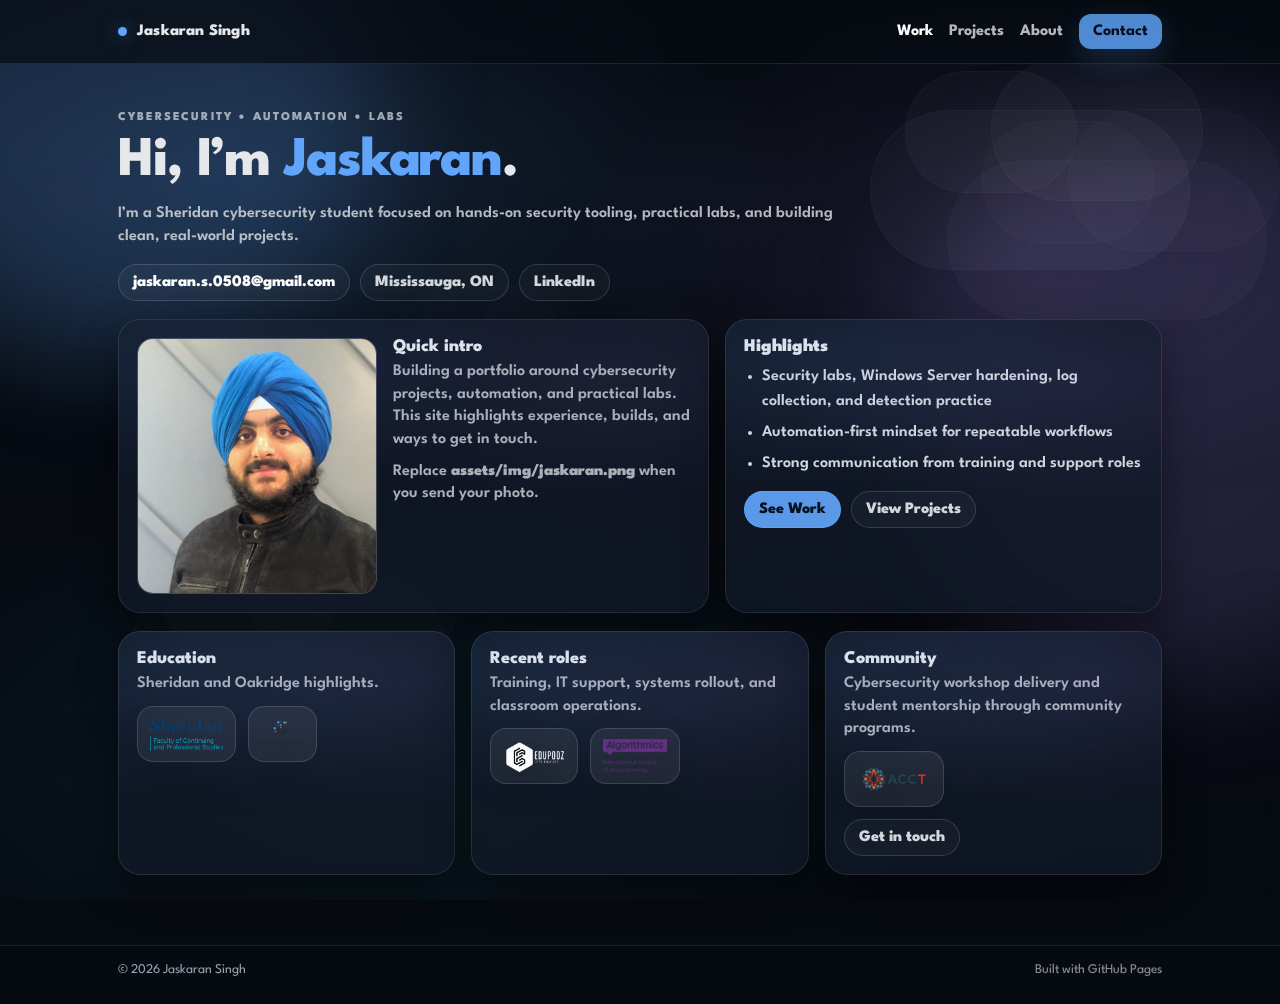
<file: docs/index.html>
<!doctype html>
<html lang="en">
<head>
  <meta charset="utf-8" />
  <meta name="viewport" content="width=device-width,initial-scale=1" />
  <title>Jaskaran Singh — Portfolio</title>

  <link rel="preconnect" href="https://fonts.googleapis.com">
  <link rel="preconnect" href="https://fonts.gstatic.com" crossorigin>
  <link href="https://fonts.googleapis.com/css2?family=League+Spartan:wght@400;600;700;800&display=swap" rel="stylesheet">

  <link rel="stylesheet" href="assets/css/styles.css" />
</head>
<body class="page-index">
  <div class="bg" aria-hidden="true">
    <div class="g1"></div>
    <div class="g2"></div>
    <div class="cloud c1" data-cloud></div>
    <div class="cloud c2" data-cloud></div>
    <div class="cloud c3" data-cloud></div>
    <div class="cloud c4" data-cloud></div>
    <div class="cloud c5" data-cloud></div>
  </div>

  <header class="top">
    <div class="wrap topbar">
      <div class="brand">
        <span class="dot"></span>
        <span>Jaskaran Singh</span>
      </div>
      <nav class="nav">
        <a class="active" href="work.html">Work</a>
        <a href="projects.html">Projects</a>
        <a href="about.html">About</a>
        <a class="cta" href="contact.html">Contact</a>
      </nav>
    </div>
  </header>

  <main>
    <section class="hero">
      <div class="wrap">
        <div class="kicker">CYBERSECURITY • AUTOMATION • LABS</div>
        <h1 class="h1">Hi, I’m <span class="accent">Jaskaran</span>.</h1>
        <p class="sub">
          I’m a Sheridan cybersecurity student focused on hands-on security tooling, practical labs, and building clean, real-world projects.
        </p>

        <div style="margin-top:16px; display:flex; gap:10px; flex-wrap:wrap;">
          <a class="pill" href="mailto:jaskaran.s.0508@gmail.com">jaskaran.s.0508@gmail.com</a>
          <span class="pill ghost">Mississauga, ON</span>
          <a class="pill ghost" href="https://www.linkedin.com/in/jaskaransingh-cyber/" target="_blank" rel="noreferrer">LinkedIn</a>
        </div>

        <div class="grid two" style="margin-top:18px;">
          <div class="card glow pad module">
            <div class="avatar">
              <img src="assets/img/jaskaran_singh.jpg" alt="Jaskaran Singh">
            </div>
            <div>
              <div class="m-title">Quick intro</div>
              <div class="m-sub">
                Building a portfolio around cybersecurity projects, automation, and practical labs. This site highlights experience, builds, and ways to get in touch.
              </div>
              <div class="m-sub" style="margin-top:10px;">
                Replace <b>assets/img/jaskaran.png</b> when you send your photo.
              </div>
            </div>
          </div>

          <div class="card glow pad">
            <div class="section-title">Highlights</div>
            <ul class="list">
              <li>Security labs, Windows Server hardening, log collection, and detection practice</li>
              <li>Automation-first mindset for repeatable workflows</li>
              <li>Strong communication from training and support roles</li>
            </ul>

            <div style="margin-top:14px; display:flex; gap:10px; flex-wrap:wrap;">
              <a class="pill primary" href="work.html">See Work</a>
              <a class="pill ghost" href="projects.html">View Projects</a>
            </div>
          </div>
        </div>

        <div class="index-modules">
          <div class="grid three">
            <div class="card glow module">
              <div>
                <div class="m-title">Education</div>
                <div class="m-sub">Sheridan and Oakridge highlights.</div>
                <div class="logo-row">
                  <span class="logo-badge">
                    <img src="assets/img/FCAPS-Stacked-COLOUR-72.fw_.png" alt="Sheridan logo">
                  </span>
                  <span class="logo-badge">
                    <img src="assets/img/Oakridge_International_School_Logo.png" alt="Oakridge logo">
                  </span>
                </div>
              </div>
            </div>

            <div class="card glow module">
              <div>
                <div class="m-title">Recent roles</div>
                <div class="m-sub">Training, IT support, systems rollout, and classroom operations.</div>
                <div class="logo-row">
                  <span class="logo-badge">
                    <img src="assets/img/Edupodz.png" alt="Edupodz logo">
                  </span>
                  <span class="logo-badge">
                    <img src="assets/img/0x0.png" alt="Algorithmics logo">
                  </span>
                </div>
              </div>
            </div>

            <div class="card glow module">
              <div>
                <div class="m-title">Community</div>
                <div class="m-sub">Cybersecurity workshop delivery and student mentorship through community programs.</div>
                <div class="logo-row">
                  <span class="logo-badge">
                    <img src="assets/img/ACCT_Logo_Full_Colour-1.png" alt="ACCT logo">
                  </span>
                </div>
                <div style="margin-top:12px;">
                  <a class="pill ghost" href="contact.html">Get in touch</a>
                </div>
              </div>
            </div>
          </div>
        </div>

      </div>
    </section>
  </main>

  <footer class="footer">
    <div class="wrap foot">
      <small>© <span id="year"></span> Jaskaran Singh</small>
      <small class="muted">Built with GitHub Pages</small>
    </div>
  </footer>

  <script src="assets/js/script.js"></script>
</body>
</html>
</file>
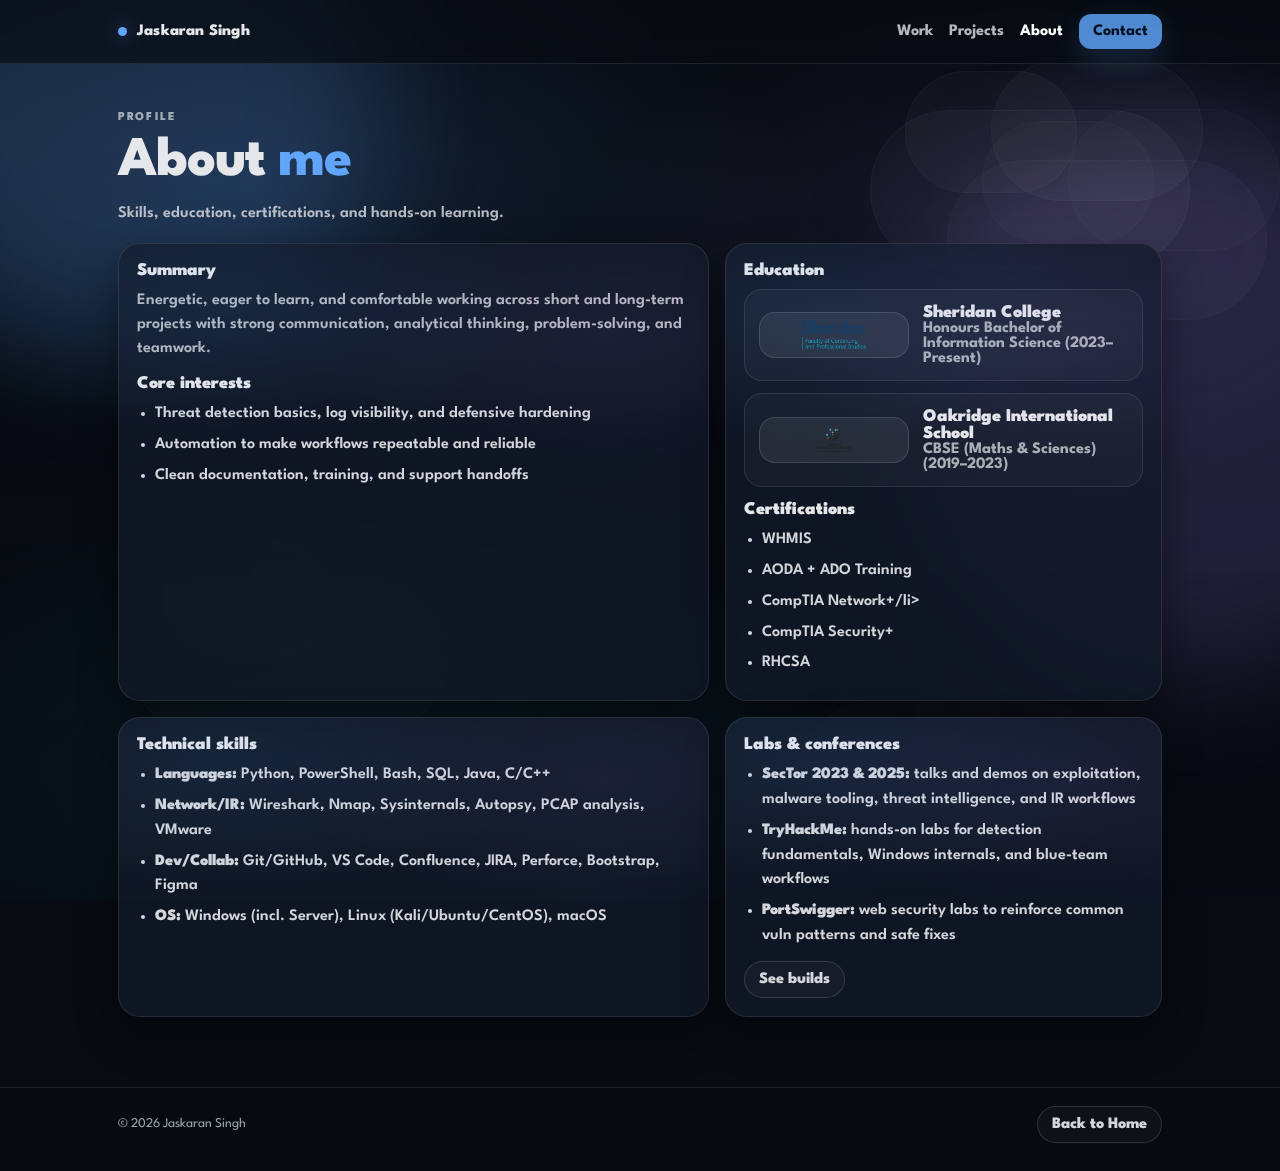
<file: docs/about.html>
<!doctype html>
<html lang="en">
<head>
  <meta charset="utf-8" />
  <meta name="viewport" content="width=device-width,initial-scale=1" />
  <title>About • Jaskaran Singh</title>

  <link rel="preconnect" href="https://fonts.googleapis.com">
  <link rel="preconnect" href="https://fonts.gstatic.com" crossorigin>
  <link href="https://fonts.googleapis.com/css2?family=League+Spartan:wght@400;600;700;800&display=swap" rel="stylesheet">

  <link rel="stylesheet" href="assets/css/styles.css" />
</head>
<body class="page-about">
  <div class="bg" aria-hidden="true">
    <div class="g1"></div>
    <div class="g2"></div>
    <div class="cloud c1" data-cloud></div>
    <div class="cloud c2" data-cloud></div>
    <div class="cloud c3" data-cloud></div>
    <div class="cloud c4" data-cloud></div>
    <div class="cloud c5" data-cloud></div>
  </div>

  <header class="top">
    <div class="wrap topbar">
      <div class="brand">
        <span class="dot"></span>
        <span>Jaskaran Singh</span>
      </div>
      <nav class="nav">
        <a href="work.html">Work</a>
        <a href="projects.html">Projects</a>
        <a class="active" href="about.html">About</a>
        <a class="cta" href="contact.html">Contact</a>
      </nav>
    </div>
  </header>

  <main>
    <section class="hero">
      <div class="wrap">
        <div class="kicker">PROFILE</div>
        <h1 class="h1">About <span class="accent">me</span></h1>
        <p class="sub">Skills, education, certifications, and hands-on learning.</p>

        <div class="about">
          <div class="grid two">
            <div class="card glow pad">
              <div class="section-title">Summary</div>
              <p style="color:rgba(229,231,235,.78); font-weight:600; line-height:1.5;">
                Energetic, eager to learn, and comfortable working across short and long-term projects with strong communication,
                analytical thinking, problem-solving, and teamwork.
              </p>

              <div style="margin-top:14px;" class="section-title">Core interests</div>
              <ul class="list">
                <li>Threat detection basics, log visibility, and defensive hardening</li>
                <li>Automation to make workflows repeatable and reliable</li>
                <li>Clean documentation, training, and support handoffs</li>
              </ul>
            </div>

            <div class="card glow pad">
              <div class="section-title">Education</div>

              <div class="edu-item" style="margin-top:10px;">
                <div class="edu-logo">
                  <img src="assets/img/FCAPS-Stacked-COLOUR-72.fw_.png" alt="Sheridan logo">
                </div>
                <div class="edu-text">
                  <div class="school">Sheridan College</div>
                  <div class="program">Honours Bachelor of Information Science (2023–Present)</div>
                </div>
              </div>

              <div class="edu-item" style="margin-top:12px;">
                <div class="edu-logo">
                  <img src="assets/img/Oakridge_International_School_Logo.png" alt="Oakridge logo">
                </div>
                <div class="edu-text">
                  <div class="school">Oakridge International School</div>
                  <div class="program">CBSE (Maths &amp; Sciences) (2019–2023)</div>
                </div>
              </div>

              <div style="margin-top:14px;" class="section-title">Certifications</div>
              <ul class="list">
                <li>WHMIS</li>
                <li>AODA + ADO Training</li>
                <li>CompTIA Network+/li>
                <li>CompTIA Security+</li>
                <li>RHCSA</li>
              </ul>
            </div>
          </div>

          <div class="grid two" style="margin-top:16px;">
            <div class="card glow pad">
              <div class="section-title">Technical skills</div>
              <ul class="list">
                <li><b>Languages:</b> Python, PowerShell, Bash, SQL, Java, C/C++</li>
                <li><b>Network/IR:</b> Wireshark, Nmap, Sysinternals, Autopsy, PCAP analysis, VMware</li>
                <li><b>Dev/Collab:</b> Git/GitHub, VS Code, Confluence, JIRA, Perforce, Bootstrap, Figma</li>
                <li><b>OS:</b> Windows (incl. Server), Linux (Kali/Ubuntu/CentOS), macOS</li>
              </ul>
            </div>

            <div class="card glow pad">
              <div class="section-title">Labs &amp; conferences</div>
              <ul class="list">
                <li><b>SecTor 2023 &amp; 2025:</b> talks and demos on exploitation, malware tooling, threat intelligence, and IR workflows</li>
                <li><b>TryHackMe:</b> hands-on labs for detection fundamentals, Windows internals, and blue-team workflows</li>
                <li><b>PortSwigger:</b> web security labs to reinforce common vuln patterns and safe fixes</li>
              </ul>
              <div style="margin-top:12px;">
                <a class="pill ghost" href="projects.html">See builds</a>
              </div>
            </div>
          </div>

        </div>
      </div>
    </section>
  </main>

  <footer class="footer">
    <div class="wrap foot">
      <small>© <span id="year"></span> Jaskaran Singh</small>
      <a class="pill ghost" href="index.html">Back to Home</a>
    </div>
  </footer>

  <script src="assets/js/script.js"></script>
</body>
</html>
</file>
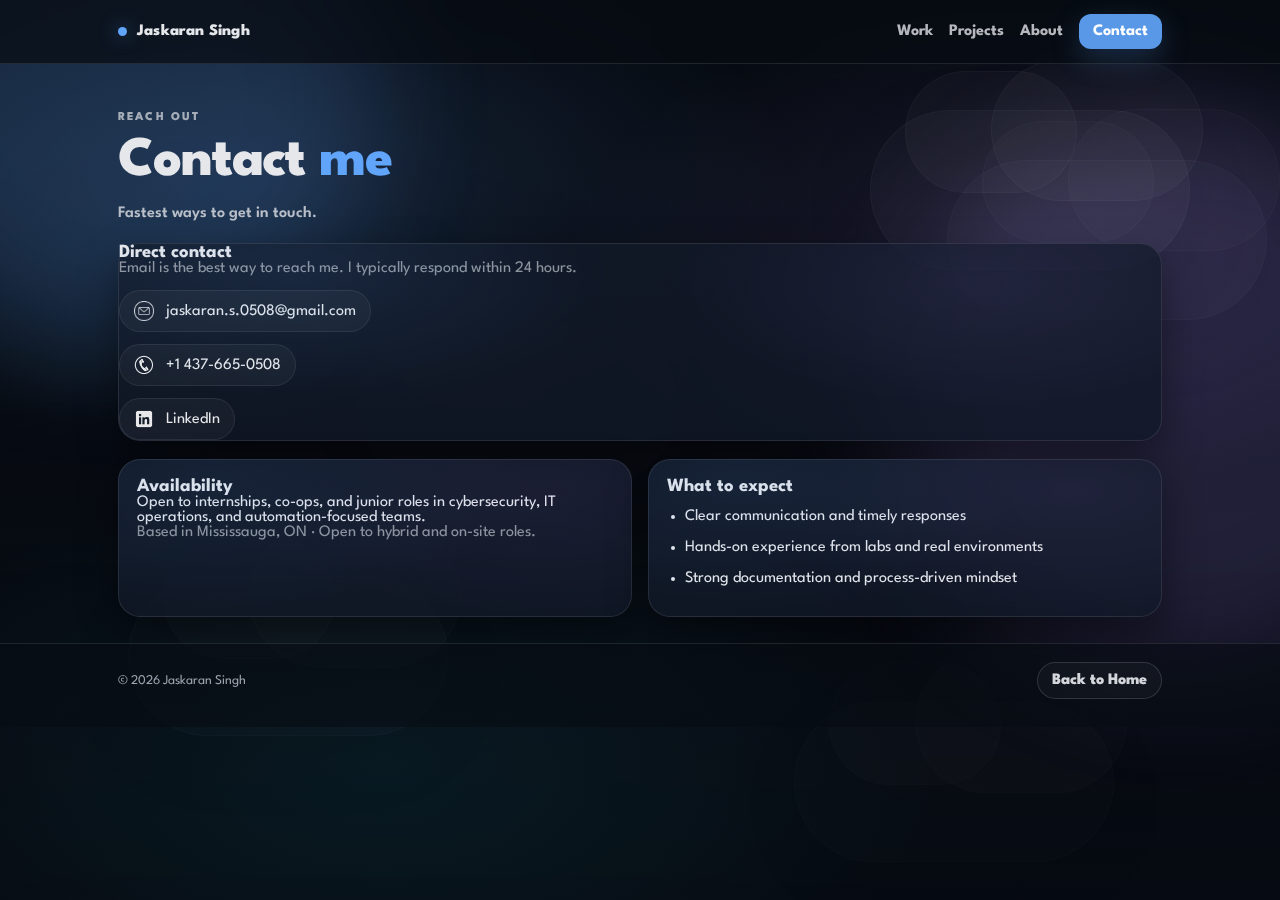
<file: docs/contact.html>
<!doctype html>
<html lang="en">
<head>
  <meta charset="utf-8" />
  <meta name="viewport" content="width=device-width,initial-scale=1" />
  <title>Contact • Jaskaran Singh</title>

  <link rel="preconnect" href="https://fonts.googleapis.com">
  <link rel="preconnect" href="https://fonts.gstatic.com" crossorigin>
  <link href="https://fonts.googleapis.com/css2?family=League+Spartan:wght@400;600;700;800&display=swap" rel="stylesheet">

  <link rel="stylesheet" href="assets/css/styles.css" />
</head>

<body class="page-contact">
  <div class="bg" aria-hidden="true">
    <div class="g1"></div>
    <div class="g2"></div>
    <div class="cloud c1" data-cloud></div>
    <div class="cloud c2" data-cloud></div>
    <div class="cloud c3" data-cloud></div>
    <div class="cloud c4" data-cloud></div>
    <div class="cloud c5" data-cloud></div>
  </div>

  <header class="top">
    <div class="wrap topbar">
      <div class="brand">
        <span class="dot"></span>
        <span>Jaskaran Singh</span>
      </div>
      <nav class="nav">
        <a href="work.html">Work</a>
        <a href="projects.html">Projects</a>
        <a href="about.html">About</a>
        <a class="active cta" href="contact.html">Contact</a>
      </nav>
    </div>
  </header>

  <main>
    <section class="hero">
      <div class="wrap">
        <div class="kicker">REACH OUT</div>
        <h1 class="h1">Contact <span class="accent">me</span></h1>
        <p class="sub">Fastest ways to get in touch.</p>

        <!-- Direct Contact (tile) -->
        <div class="card glow contact-card">
          <h3>Direct contact</h3>
          <p class="muted">Email is the best way to reach me. I typically respond within 24 hours.</p>

          <div class="contact-list">
            <a class="contact-item" href="mailto:jaskaran.s.0508@gmail.com">
              <img src="assets/img/mail.png" alt="Email icon">
              <span>jaskaran.s.0508@gmail.com</span>
            </a>

            <a class="contact-item" href="tel:+14376650508">
              <img src="assets/img/phone.png" alt="Phone icon">
              <span>+1 437-665-0508</span>
            </a>

            <a class="contact-item" href="https://www.linkedin.com/in/jaskaransingh-cyber/" target="_blank" rel="noopener">
              <img src="assets/img/linkedin.png" alt="LinkedIn icon">
              <span>LinkedIn</span>
            </a>
          </div>
        </div>

        <!-- Tiles row (like other pages) -->
        <div class="contact-grid">
          <div class="card glow contact-tile">
            <h3>Availability</h3>
            <p>
              Open to internships, co-ops, and junior roles in cybersecurity,
              IT operations, and automation-focused teams.
            </p>
            <p class="muted">Based in Mississauga, ON · Open to hybrid and on-site roles.</p>
          </div>

          <div class="card glow contact-tile">
            <h3>What to expect</h3>
            <ul class="expect-list">
              <li>Clear communication and timely responses</li>
              <li>Hands-on experience from labs and real environments</li>
              <li>Strong documentation and process-driven mindset</li>
            </ul>
          </div>
        </div>

      </div>
    </section>
  </main>

  <footer class="footer">
    <div class="wrap foot">
      <small>© <span id="year"></span> Jaskaran Singh</small>
      <a class="pill ghost" href="index.html">Back to Home</a>
    </div>
  </footer>

  <script src="assets/js/script.js"></script>
</body>
</html>
</file>
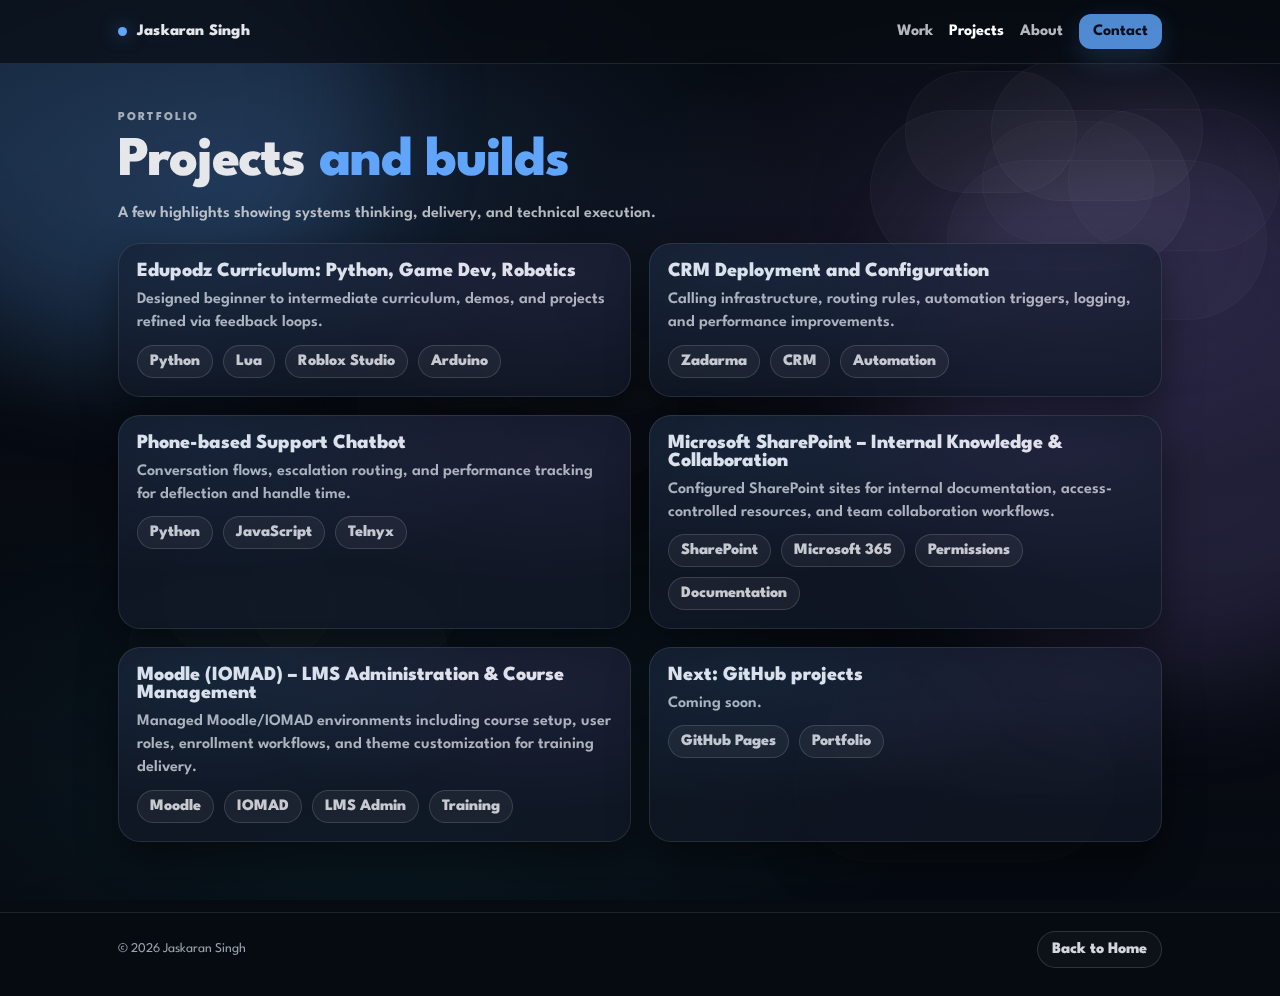
<file: docs/projects.html>
<!doctype html>
<html lang="en">
<head>
  <meta charset="utf-8" />
  <meta name="viewport" content="width=device-width,initial-scale=1" />
  <title>Projects • Jaskaran Singh</title>

  <link rel="preconnect" href="https://fonts.googleapis.com">
  <link rel="preconnect" href="https://fonts.gstatic.com" crossorigin>
  <link href="https://fonts.googleapis.com/css2?family=League+Spartan:wght@400;600;700;800&display=swap" rel="stylesheet">

  <link rel="stylesheet" href="assets/css/styles.css" />
</head>
<body class="page-projects">
  <div class="bg" aria-hidden="true">
    <div class="g1"></div>
    <div class="g2"></div>
    <div class="cloud c1" data-cloud></div>
    <div class="cloud c2" data-cloud></div>
    <div class="cloud c3" data-cloud></div>
    <div class="cloud c4" data-cloud></div>
    <div class="cloud c5" data-cloud></div>
  </div>

  <header class="top">
    <div class="wrap topbar">
      <div class="brand">
        <span class="dot"></span>
        <span>Jaskaran Singh</span>
      </div>
      <nav class="nav">
        <a href="work.html">Work</a>
        <a class="active" href="projects.html">Projects</a>
        <a href="about.html">About</a>
        <a class="cta" href="contact.html">Contact</a>
      </nav>
    </div>
  </header>

  <main>
    <section class="hero">
      <div class="wrap">
        <div class="kicker">PORTFOLIO</div>
        <h1 class="h1">Projects <span class="accent">and builds</span></h1>
        <p class="sub">A few highlights showing systems thinking, delivery, and technical execution.</p>

        <div class="projects">
          <div class="project-grid">
            <div class="card glow project">
              <h3>Edupodz Curriculum: Python, Game Dev, Robotics</h3>
              <p>Designed beginner to intermediate curriculum, demos, and projects refined via feedback loops.</p>
              <div class="tags">
                <span class="tag">Python</span>
                <span class="tag">Lua</span>
                <span class="tag">Roblox Studio</span>
                <span class="tag">Arduino</span>
              </div>
            </div>

            <div class="card glow project">
              <h3>CRM Deployment and Configuration</h3>
              <p>Calling infrastructure, routing rules, automation triggers, logging, and performance improvements.</p>
              <div class="tags">
                <span class="tag">Zadarma</span>
                <span class="tag">CRM</span>
                <span class="tag">Automation</span>
              </div>
            </div>

            <div class="card glow project">
              <h3>Phone-based Support Chatbot</h3>
              <p>Conversation flows, escalation routing, and performance tracking for deflection and handle time.</p>
              <div class="tags">
                <span class="tag">Python</span>
                <span class="tag">JavaScript</span>
                <span class="tag">Telnyx</span>
              </div>
            </div>

            <div class="card glow project">
              <h3>Microsoft SharePoint – Internal Knowledge & Collaboration</h3>
              <p>Configured SharePoint sites for internal documentation, access-controlled resources, and team collaboration workflows.</p>
              <div class="tags">
                <span class="tag">SharePoint</span>
                <span class="tag">Microsoft 365</span>
                <span class="tag">Permissions</span>
                <span class="tag">Documentation</span>
              </div>
            </div>

            <div class="card glow project">
              <h3>Moodle (IOMAD) – LMS Administration & Course Management</h3>
              <p>Managed Moodle/IOMAD environments including course setup, user roles, enrollment workflows, and theme customization for training delivery.</p>
              <div class="tags">
                <span class="tag">Moodle</span>
                <span class="tag">IOMAD</span>
                <span class="tag">LMS Admin</span>
                <span class="tag">Training</span>
              </div>
            </div>

            <div class="card glow project soft project">
              <h3>Next: GitHub projects</h3>
              <p>Coming soon.</p>
              <div class="tags">
                <span class="tag">GitHub Pages</span>
                <span class="tag">Portfolio</span>
              </div>
            </div>
          </div>
        </div>

      </div>
    </section>
  </main>

  <footer class="footer">
    <div class="wrap foot">
      <small>© <span id="year"></span> Jaskaran Singh</small>
      <a class="pill ghost" href="index.html">Back to Home</a>
    </div>
  </footer>

  <script src="assets/js/script.js"></script>
</body>
</html>
</file>
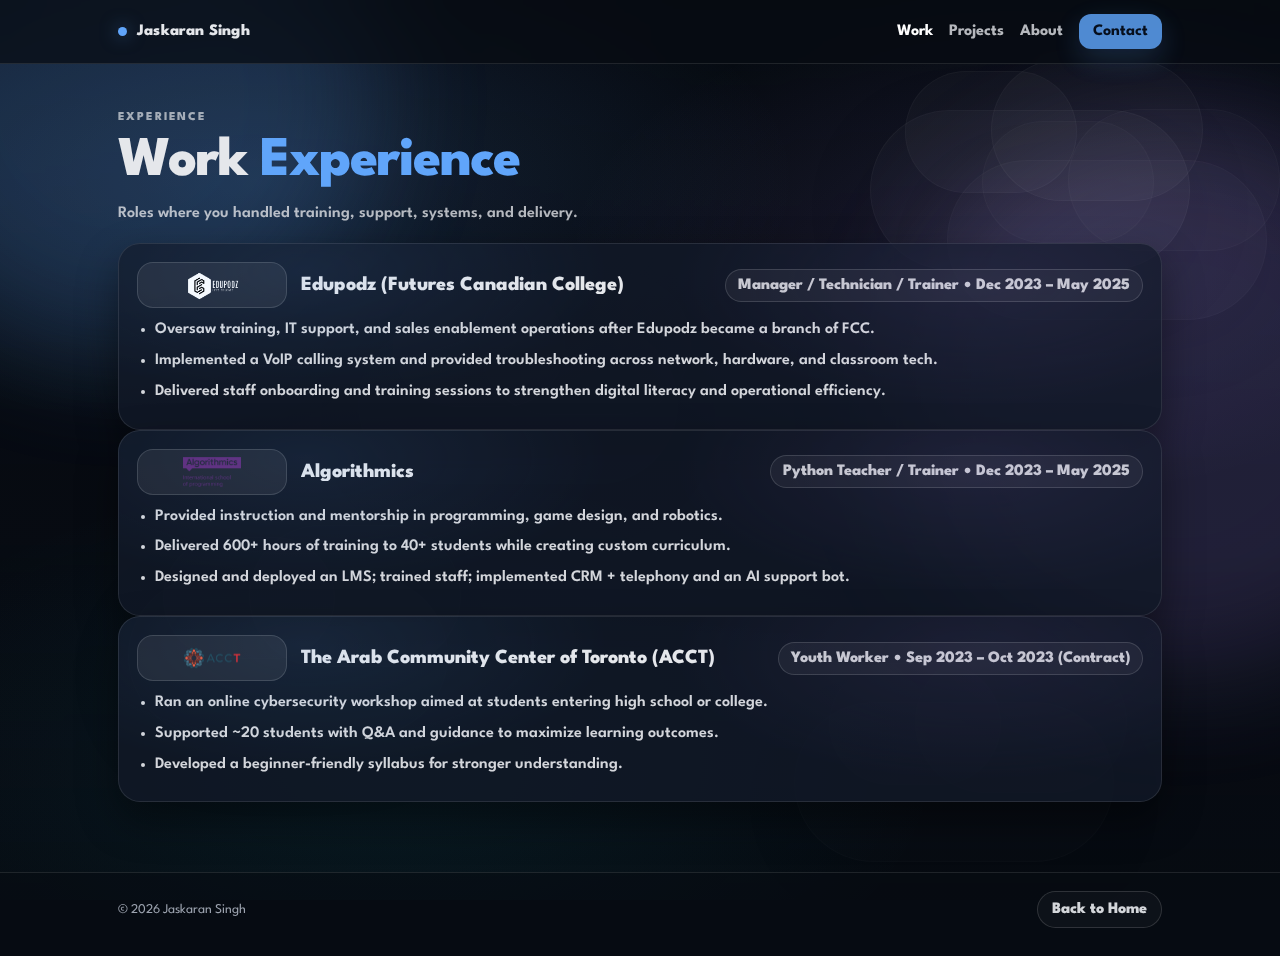
<file: docs/work.html>
<!doctype html>
<html lang="en">
<head>
  <meta charset="utf-8" />
  <meta name="viewport" content="width=device-width,initial-scale=1" />
  <title>Work • Jaskaran Singh</title>

  <link rel="preconnect" href="https://fonts.googleapis.com">
  <link rel="preconnect" href="https://fonts.gstatic.com" crossorigin>
  <link href="https://fonts.googleapis.com/css2?family=League+Spartan:wght@400;600;700;800&display=swap" rel="stylesheet">

  <link rel="stylesheet" href="assets/css/styles.css" />
</head>
<body class="page-work">
  <div class="bg" aria-hidden="true">
    <div class="g1"></div>
    <div class="g2"></div>
    <div class="cloud c1" data-cloud></div>
    <div class="cloud c2" data-cloud></div>
    <div class="cloud c3" data-cloud></div>
    <div class="cloud c4" data-cloud></div>
    <div class="cloud c5" data-cloud></div>
  </div>

  <header class="top">
    <div class="wrap topbar">
      <div class="brand">
        <span class="dot"></span>
        <span>Jaskaran Singh</span>
      </div>
      <nav class="nav">
        <a class="active" href="work.html">Work</a>
        <a href="projects.html">Projects</a>
        <a href="about.html">About</a>
        <a class="cta" href="contact.html">Contact</a>
      </nav>
    </div>
  </header>

  <main>
    <section class="hero">
      <div class="wrap">
        <div class="kicker">EXPERIENCE</div>
        <h1 class="h1">Work <span class="accent">Experience</span></h1>
        <p class="sub">Roles where you handled training, support, systems, and delivery.</p>

        <div class="work-list">
          <div class="card glow role">
            <div class="role-head">
              <div class="role-left">
                <div class="role-logo">
                  <img src="assets/img/Edupodz.png" alt="Edupodz logo">
                </div>
                <div class="role-title">Edupodz (Futures Canadian College)</div>
              </div>
              <div class="role-meta">Manager / Technician / Trainer • Dec 2023 – May 2025</div>
            </div>
            <ul class="bullets">
              <li>Oversaw training, IT support, and sales enablement operations after Edupodz became a branch of FCC.</li>
              <li>Implemented a VoIP calling system and provided troubleshooting across network, hardware, and classroom tech.</li>
              <li>Delivered staff onboarding and training sessions to strengthen digital literacy and operational efficiency.</li>
            </ul>
          </div>

          <div class="card glow role">
            <div class="role-head">
              <div class="role-left">
                <div class="role-logo">
                  <img src="assets/img/0x0.png" alt="Algorithmics logo">
                </div>
                <div class="role-title">Algorithmics</div>
              </div>
              <div class="role-meta">Python Teacher / Trainer • Dec 2023 – May 2025</div>
            </div>
            <ul class="bullets">
              <li>Provided instruction and mentorship in programming, game design, and robotics.</li>
              <li>Delivered 600+ hours of training to 40+ students while creating custom curriculum.</li>
              <li>Designed and deployed an LMS; trained staff; implemented CRM + telephony and an AI support bot.</li>
            </ul>
          </div>

          <div class="card glow role">
            <div class="role-head">
              <div class="role-left">
                <div class="role-logo">
                  <img src="assets/img/ACCT_Logo_Full_Colour-1.png" alt="ACCT logo">
                </div>
                <div class="role-title">The Arab Community Center of Toronto (ACCT)</div>
              </div>
              <div class="role-meta">Youth Worker • Sep 2023 – Oct 2023 (Contract)</div>
            </div>
            <ul class="bullets">
              <li>Ran an online cybersecurity workshop aimed at students entering high school or college.</li>
              <li>Supported ~20 students with Q&amp;A and guidance to maximize learning outcomes.</li>
              <li>Developed a beginner-friendly syllabus for stronger understanding.</li>
            </ul>
          </div>

        </div>
      </div>
    </section>
  </main>

  <footer class="footer">
    <div class="wrap foot">
      <small>© <span id="year"></span> Jaskaran Singh</small>
      <a class="pill ghost" href="index.html">Back to Home</a>
    </div>
  </footer>

  <script src="assets/js/script.js"></script>
</body>
</html>
</file>
<file: docs/assets/css/styles.css>
:root{
  --bg:#070b12;
  --panel: rgba(17,24,39,.82);
  --panel2: rgba(17,24,39,.70);
  --text:#e5e7eb;
  --muted:#9ca3af;
  --accent:#60a5fa;
  --border:rgba(255,255,255,.10);
  --border2:rgba(255,255,255,.14);
  --shadow:0 18px 40px rgba(0,0,0,.42);
  --radius:18px;
  --radius2:22px;

  --wrap: 1080px;
}

*{box-sizing:border-box}
html,body{height:100%}
body{
  margin:0;
  font-family:"League Spartan", system-ui, -apple-system, Segoe UI, Roboto, Arial, sans-serif;
  background:var(--bg);
  color:var(--text);
  overflow-x:hidden;
}
img{max-width:100%; height:auto; display:block}
a{color:inherit; text-decoration:none}
small{color:var(--muted)}
h1,h2,h3{margin:0}
p{margin:0}

.wrap{max-width:var(--wrap); margin:0 auto; padding:0 18px}
main{position:relative; z-index:2}
header{position:relative; z-index:3}
footer{position:relative; z-index:2}

/* ===== Background (ALWAYS behind content) ===== */
.bg{
  position:fixed;
  inset:0;
  z-index:0;
  pointer-events:none;
  overflow:hidden;
}
.bg::before{
  content:"";
  position:absolute;
  inset:0;
  background:
    radial-gradient(900px 420px at 20% 20%, rgba(96,165,250,.16), transparent 60%),
    radial-gradient(700px 380px at 80% 28%, rgba(167,139,250,.13), transparent 65%),
    radial-gradient(800px 420px at 30% 85%, rgba(34,211,238,.08), transparent 70%),
    linear-gradient(180deg, rgba(7,11,18,.40), rgba(7,11,18,.92));
}
.g1,.g2{
  position:absolute;
  border-radius:999px;
  filter: blur(60px);
  opacity:.22;
  transform: translate3d(0,0,0);
}
.g1{
  width:520px; height:520px;
  left:-140px; top:-160px;
  background: rgba(96,165,250,.8);
}
.g2{
  width:560px; height:560px;
  right:-180px; top:120px;
  background: rgba(167,139,250,.75);
}
.cloud{
  position:absolute;
  width:320px;
  height:160px;
  border-radius:999px;
  background: rgba(255,255,255,.06);
  border:1px solid rgba(255,255,255,.07);
  box-shadow: 0 20px 80px rgba(0,0,0,.25);
  filter: blur(.2px);
  opacity:.45;
  transform: translate3d(0,0,0);
}
.cloud::before,
.cloud::after{
  content:"";
  position:absolute;
  background: inherit;
  border-radius:999px;
  border: inherit;
}
.cloud::before{ width:170px; height:120px; left:34px; top:-40px; }
.cloud::after{ width:210px; height:140px; left:120px; top:-52px; }

.c1{left:68%; top:110px}
.c2{left:74%; top:160px; opacity:.30}
.c3{left:10%; top:64%; opacity:.25}
.c4{left:62%; top:78%; opacity:.18}
.c5{left:28%; top:36%; opacity:.14}

.cloud.jump{
  animation: cloudHop .17s ease-out;
}
@keyframes cloudHop{
  0%{ transform: translateY(0); }
  55%{ transform: translateY(-10px); }
  100%{ transform: translateY(0); }
}

/* ===== Top bar ===== */
.top{
  position:sticky;
  top:0;
  z-index:10;
  background:rgba(7,11,18,.72);
  backdrop-filter: blur(10px);
  border-bottom:1px solid var(--border);
}
.topbar{
  display:flex;
  align-items:center;
  justify-content:space-between;
  padding:14px 18px;
}
.brand{
  display:flex;
  align-items:center;
  gap:10px;
  font-weight:800;
  letter-spacing:.2px;
}
.dot{
  width:9px;height:9px;border-radius:99px;background:var(--accent);
  box-shadow:0 0 18px rgba(96,165,250,.55);
}
.nav{
  display:flex;
  align-items:center;
  gap:16px;
  font-weight:700;
  color:rgba(229,231,235,.88);
}
.nav a{opacity:.90}
.nav a:hover{opacity:1}
.nav .cta{
  padding:10px 14px;
  border-radius:12px;
  background:rgba(96,165,250,.92);
  color:#07101e;
  box-shadow:0 10px 30px rgba(96,165,250,.22);
}
.nav .active{
  color:#fff;
  opacity:1;
}

/* ===== Hero / headings ===== */
.hero{
  padding:48px 0 26px;
}
.kicker{
  font-weight:800;
  letter-spacing:.18em;
  text-transform:uppercase;
  font-size:12px;
  color:rgba(229,231,235,.68);
  margin-bottom:10px;
}
.h1{
  font-size:56px;
  line-height:1.02;
  letter-spacing:-.02em;
  font-weight:800;
  margin-bottom:12px;
}
.h1 .accent{color:var(--accent)}
.sub{
  color:rgba(229,231,235,.78);
  font-weight:600;
  max-width:720px;
  line-height:1.45;
}

/* ===== Pills / buttons ===== */
.pill{
  display:inline-flex;
  align-items:center;
  gap:10px;
  padding:10px 14px;
  border-radius:999px;
  border:1px solid var(--border2);
  background: rgba(255,255,255,.04);
  color:#fff;
  font-weight:800;
}
.pill:hover{border-color: rgba(255,255,255,.22)}
.pill.primary{
  background: rgba(96,165,250,.92);
  border-color: rgba(96,165,250,.92);
  color:#07101e;
}
.pill.ghost{
  background: rgba(255,255,255,.03);
  color:rgba(229,231,235,.92);
}

/* ===== Cards ===== */
.card{
  background: var(--panel);
  border:1px solid var(--border);
  border-radius: var(--radius2);
  box-shadow: var(--shadow);
}
.card.pad{padding:18px}
.card.soft{background: var(--panel2)}
.card.glow{
  position:relative;
}
.card.glow::after{
  content:"";
  position:absolute;
  inset:-1px;
  border-radius: inherit;
  pointer-events:none;
  background:
    radial-gradient(520px 220px at 18% 15%, rgba(96,165,250,.22), transparent 60%),
    radial-gradient(520px 220px at 82% 20%, rgba(167,139,250,.18), transparent 60%);
  opacity:.45;
}

/* ===== Grids ===== */
.grid{
  display:grid;
  gap:16px;
}
.grid.two{grid-template-columns: 1.15fr .85fr}
.grid.three{grid-template-columns: repeat(3, 1fr)}
@media (max-width: 980px){
  .h1{font-size:44px}
  .grid.two{grid-template-columns: 1fr}
  .grid.three{grid-template-columns: 1fr}
}

/* ===== Index modules ===== */
.index-modules{
  padding:18px 0 44px;
}
.module{
  display:flex;
  gap:16px;
  align-items:flex-start;
  padding:18px;
}
.module .m-title{
  font-size:18px;
  font-weight:800;
  margin-bottom:6px;
}
.module .m-sub{
  color:rgba(229,231,235,.74);
  font-weight:600;
  line-height:1.4;
}
.logo-row{
  display:flex;
  align-items:center;
  gap:12px;
  flex-wrap:wrap;
  margin-top:10px;
}
.logo-badge{
  display:flex;
  align-items:center;
  justify-content:center;
  padding:10px 12px;
  border-radius:16px;
  border:1px solid rgba(255,255,255,.14);
  background: rgba(255,255,255,.07);
}
.logo-badge img{
  height:34px;
  width:auto;
  object-fit:contain;
  filter: drop-shadow(0 10px 18px rgba(0,0,0,.35));
}
.avatar{
  width:240px; height:256px;
  border-radius:16px;
  border:1px solid rgba(255,255,255,.16);
  background: rgba(255,255,255,.06);
  overflow:hidden;
  flex:0 0 auto;
}
.avatar img{width:100%; height:100%; object-fit:cover}

/* ===== Work cards ===== */
.work-list{padding:18px 0 44px}
.role{
  padding:18px;
}
.role-head{
  display:flex;
  align-items:center;
  justify-content:space-between;
  gap:14px;
  margin-bottom:10px;
}
.role-left{
  display:flex;
  align-items:center;
  gap:14px;
  min-width:0;
}
.role-logo{
  height:46px;
  min-width:150px; /* makes the “logo box” taller/wider like you wanted */
  padding:10px 14px;
  border-radius:16px;
  border:1px solid rgba(255,255,255,.14);
  background: rgba(255,255,255,.07);
  display:flex;
  align-items:center;
  justify-content:center;
}
.role-logo img{
  height:30px;
  width:auto;
  object-fit:contain;
}
.role-title{
  font-size:20px;
  font-weight:800;
  white-space:nowrap;
  overflow:hidden;
  text-overflow:ellipsis;
}
.role-meta{
  display:inline-flex;
  align-items:center;
  gap:8px;
  padding:8px 12px;
  border-radius:999px;
  border:1px solid rgba(255,255,255,.14);
  background: rgba(255,255,255,.05);
  color:rgba(229,231,235,.86);
  font-weight:800;
  white-space:nowrap;
}
.bullets{
  margin:0;
  padding-left:18px;
  color:rgba(229,231,235,.92);
  font-weight:600;
  line-height:1.55;
}
.bullets li{margin:6px 0}

/* ===== Projects page ===== */
.projects{padding:18px 0 44px}
.project-grid{
  display:grid;
  gap:18px;          /* you asked for more gaps */
  grid-template-columns: repeat(2, 1fr);
}
@media (max-width: 900px){
  .project-grid{grid-template-columns:1fr}
}
.project{
  padding:18px;
}
.project h3{
  font-size:20px;
  font-weight:800;
  margin-bottom:8px;
}
.project p{
  color:rgba(229,231,235,.76);
  font-weight:600;
  line-height:1.45;
  margin-bottom:10px;
}
.tags{
  display:flex;
  flex-wrap:wrap;
  gap:10px;
}
.tag{
  padding:8px 12px;
  border-radius:999px;
  border:1px solid rgba(255,255,255,.14);
  background: rgba(255,255,255,.05);
  color:rgba(229,231,235,.86);
  font-weight:800;
}

/* ===== About page ===== */
.about{padding:18px 0 44px}
.section-title{
  font-size:18px;
  font-weight:900;
  margin-bottom:10px;
}
.kv{
  display:grid;
  gap:16px;
}
.list{
  margin:0;
  padding-left:18px;
  color:rgba(229,231,235,.92);
  font-weight:600;
  line-height:1.55;
}
.list li{margin:6px 0}
.edu-item{
  display:flex;
  align-items:center;
  gap:14px;
  padding:14px;
  border-radius:18px;
  border:1px solid rgba(255,255,255,.10);
  background: rgba(255,255,255,.03);
}
.edu-logo{
  height:46px;
  min-width:150px;
  padding:10px 14px;
  border-radius:16px;
  border:1px solid rgba(255,255,255,.14);
  background: rgba(255,255,255,.07);
  display:flex;
  align-items:center;
  justify-content:center;
}
.edu-logo img{height:30px; width:auto; object-fit:contain}
.edu-text .school{font-weight:900; font-size:18px}
.edu-text .program{color:rgba(229,231,235,.72); font-weight:700}

/* ===== Contact page (restore “tiles” look) ===== */
.contact{padding:18px 0 44px}
.tile{
  padding:18px;
}
.tile h3{
  font-size:18px;
  font-weight:900;
  margin-bottom:8px;
}
.tile p{
  color:rgba(229,231,235,.76);
  font-weight:600;
  line-height:1.45;
}

/* ===== Footer ===== */
.footer{
  padding:18px 0 28px;
  border-top:1px solid var(--border);
  background: rgba(7,11,18,.60);
}
.foot{
  display:flex;
  align-items:center;
  justify-content:space-between;
  gap:12px;
}
.muted{color:rgba(229,231,235,.60)}

/* Contact page spacing + icons */
.page-contact .contact-card {
  margin-top: 24px;
}

.contact-list {
  display: flex;
  flex-direction: column;
  gap: 14px;
  margin-top: 16px;
}

.contact-item {
  display: flex;
  align-items: center;
  gap: 12px;
  padding: 10px 14px;
  border-radius: 999px;
  background: rgba(255,255,255,0.04);
  border: 1px solid rgba(255,255,255,0.08);
  width: fit-content;
  text-decoration: none;
  color: inherit;
}

.contact-item img {
  width: 20px;
  height: 20px;
  object-fit: contain;
  opacity: 0.9;
}

.contact-item:hover {
  background: rgba(255,255,255,0.08);
}

/* =========================================================
   CONTACT page: spacing + tiles only (PATCH)
   Paste at the VERY BOTTOM of styles.css
   ========================================================= */

/* Keep contact content from collapsing into each other */
.page-contact .contact{
  padding-top: 18px;
  padding-bottom: 44px;
}

/* Direct contact card: stop the content from feeling "stuck" to the next tiles */
.page-contact .contact-card{
  margin-top: 18px;        /* was 24px - slightly tighter */
  margin-bottom: 18px;     /* creates breathing room before tiles */
}

/* The H3/H4 headings inside cards were too tight */
.page-contact .tile h3,
.page-contact .tile h4{
  margin: 0 0 10px;
}

/* Paragraph spacing inside tiles */
.page-contact .tile p{
  margin: 0;
  line-height: 1.5;
}

/* Turn Availability + What to expect into a 2-column tile layout */
.page-contact .contact-grid{
  display: grid;
  grid-template-columns: repeat(2, minmax(0, 1fr));
  gap: 16px;
  margin-top: 16px;
}

/* If you're not using .contact-grid in HTML yet, this still works by targeting the next tiles */
@media (max-width: 900px){
  .page-contact .contact-grid{
    grid-template-columns: 1fr;
  }
}

/* Make each tile consistent with the rest of the site */
.page-contact .contact-tile{
  padding: 18px; /* matches your .tile padding */
}

/* Fix Availability block spacing */
.page-contact .availability{
  margin: 0;
  padding: 0;
  line-height: 1.5;
}

/* Fix bullet list spacing so it aligns like other pages */
.page-contact .expect-list{
  margin: 10px 0 0;
  padding-left: 18px;
}

.page-contact .expect-list li{
  margin: 7px 0;
  line-height: 1.5;
}

/* Keep direct contact list pills aligned and not overly tall */
.page-contact .contact-list{
  margin-top: 14px;
  gap: 12px;
}

/* Slightly tighter pill spacing (your current looks good, this just polishes) */
.page-contact .contact-item{
  padding: 10px 14px;
}

/* Ensure icons and text are vertically centered */
.page-contact .contact-item img{
  display: block;
}
</file>
